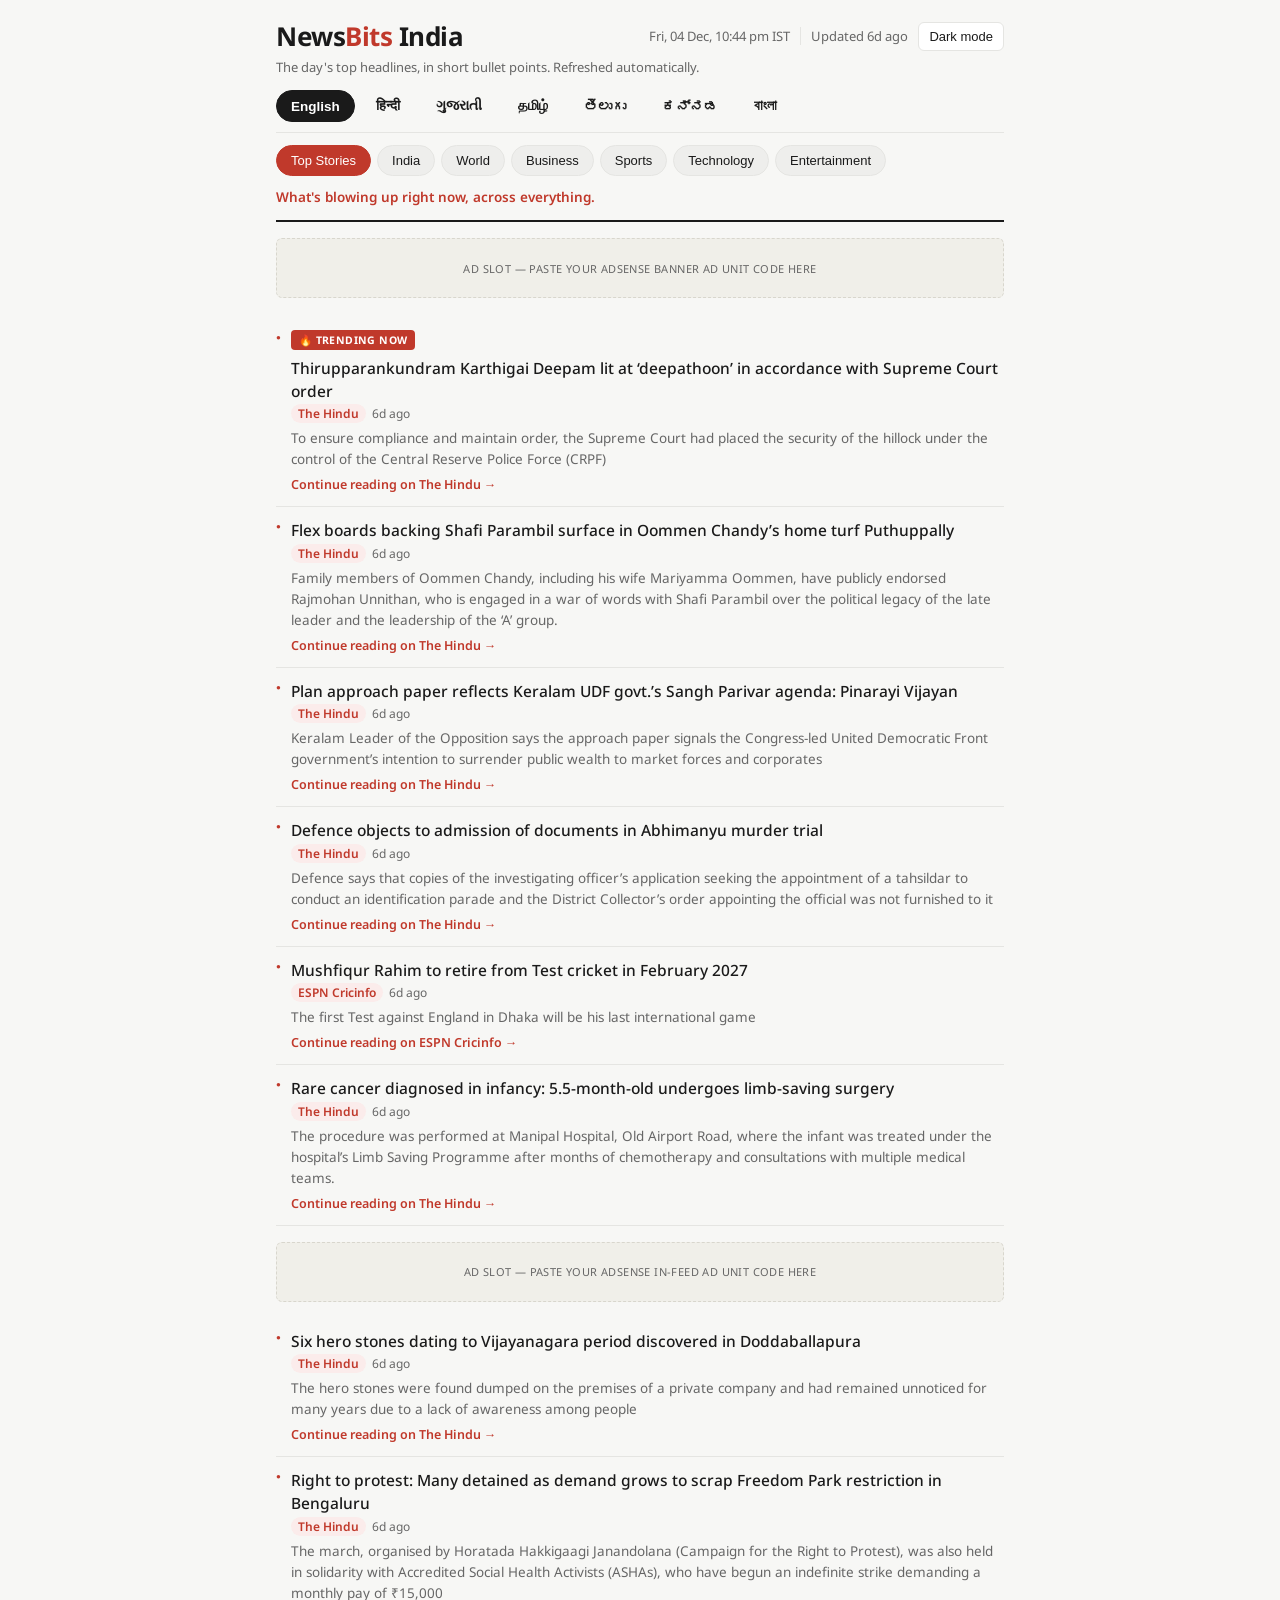
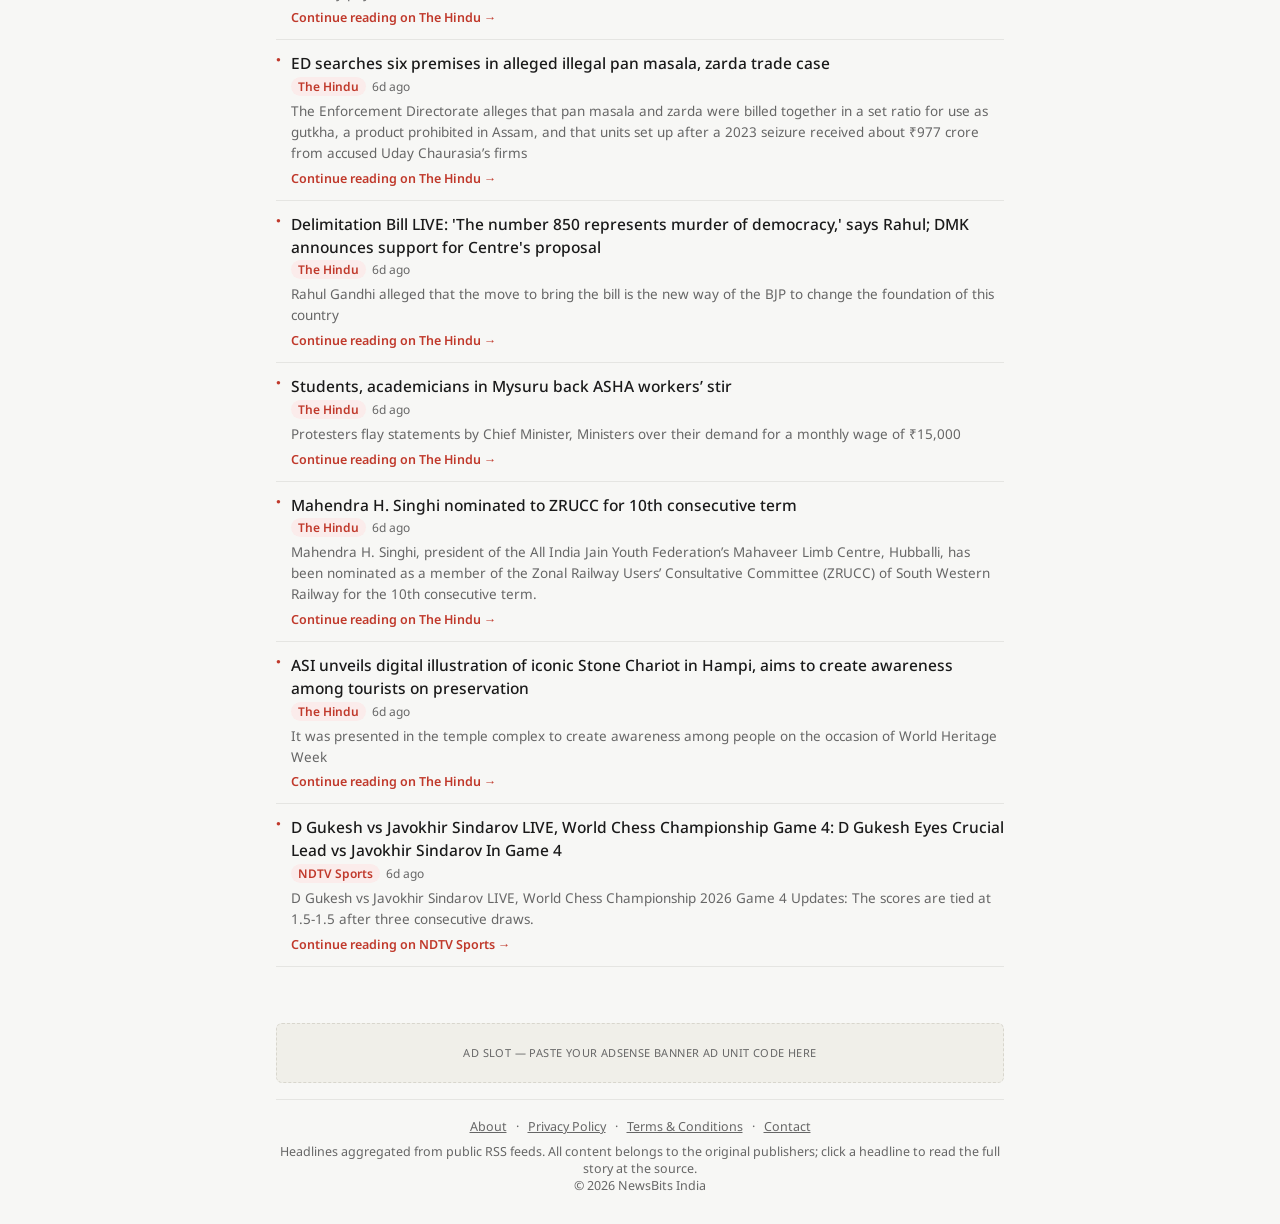
<file: index.html>
<!DOCTYPE html>
<html lang="en">
<head>
<meta charset="UTF-8" />
<meta name="viewport" content="width=device-width, initial-scale=1.0" />
<title>NewsBits India — Latest India & World News in Bullet Points</title>
<meta name="description" content="The latest India and world news in short, scannable bullet points. Top stories, business, sports, technology and entertainment headlines, updated automatically throughout the day." />
<link rel="canonical" href="https://1998kirankumar-hub.github.io/newsbits-india/" />

<!-- Open Graph / social preview tags -->
<meta property="og:type" content="website" />
<meta property="og:site_name" content="NewsBits India" />
<meta property="og:title" content="NewsBits India — Latest India & World News in Bullet Points" />
<meta property="og:description" content="The latest India and world news in short, scannable bullet points, updated automatically throughout the day." />
<meta property="og:url" content="https://1998kirankumar-hub.github.io/newsbits-india/" />
<meta name="twitter:card" content="summary" />
<meta name="twitter:title" content="NewsBits India — Latest India & World News in Bullet Points" />
<meta name="twitter:description" content="The latest India and world news in short, scannable bullet points, updated automatically throughout the day." />

<!-- Structured data so search engines understand this is a news site -->
<script type="application/ld+json">
{
  "@context": "https://schema.org",
  "@type": "WebSite",
  "name": "NewsBits India",
  "url": "https://1998kirankumar-hub.github.io/newsbits-india/",
  "description": "The latest India and world news in short, scannable bullet points, updated automatically throughout the day."
}
</script>

<!--
  GOOGLE ADSENSE: once your AdSense account is approved, paste your
  auto ads script tag here, right before </head>. Example:
  <script async src="https://pagead2.googlesyndication.com/pagead/js/adsbygoogle.js?client=ca-pub-XXXXXXXXXXXXXXXX" crossorigin="anonymous"></script>
-->

<!--
  GOOGLE SEARCH CONSOLE: once you sign up at search.google.com/search-console
  and choose the "HTML tag" verification method, paste the meta tag it gives
  you here, right before </head>. Example:
  <meta name="google-site-verification" content="PASTE_YOUR_CODE_HERE" />
-->

<link rel="preconnect" href="https://fonts.googleapis.com" />
<link rel="preconnect" href="https://fonts.gstatic.com" crossorigin />
<link href="https://fonts.googleapis.com/css2?family=Noto+Sans:wght@400;600;700&family=Noto+Sans+Devanagari:wght@400;600;700&family=Noto+Sans+Gujarati:wght@400;600;700&family=Noto+Sans+Tamil:wght@400;600;700&family=Noto+Sans+Telugu:wght@400;600;700&family=Noto+Sans+Kannada:wght@400;600;700&family=Noto+Sans+Bengali:wght@400;600;700&display=swap" rel="stylesheet" />
<link rel="stylesheet" href="style.css" />
</head>
<body>
<div class="wrap">

  <header class="site-header">
    <div class="header-top">
      <div class="brand">
        <h1>News<span>Bits</span> India</h1>
      </div>
      <div class="header-controls">
        <span id="ist-clock"></span>
        <span id="last-updated">Updated —</span>
        <button id="theme-toggle">Dark mode</button>
      </div>
    </div>
    <p class="tagline">The day's top headlines, in short bullet points. Refreshed automatically.</p>
    <nav class="tabs lang-tabs" id="lang-tabs"></nav>
    <nav class="tabs" id="tabs"></nav>
    <p class="category-tagline" id="category-tagline"></p>
  </header>

  <!-- AD SLOT: top banner. Paste your AdSense display ad unit code inside this div. -->
  <div class="ad-slot" id="ad-top">Ad slot &mdash; paste your AdSense banner ad unit code here</div>

  <main>
    <p id="status-msg" style="display:none;">Loading latest headlines…</p>
    <ul class="news-list" id="news-list"></ul>
  </main>

  <!-- AD SLOT: footer banner. Paste your AdSense display ad unit code inside this div. -->
  <div class="ad-slot" id="ad-footer">Ad slot &mdash; paste your AdSense banner ad unit code here</div>

  <footer class="site-footer">
    <div class="footer-links">
      <a href="about.html">About</a> ·
      <a href="privacy.html">Privacy Policy</a> ·
      <a href="terms.html">Terms &amp; Conditions</a> ·
      <a href="mailto:1998kirankumar@gmail.com">Contact</a>
    </div>
    <div>Headlines aggregated from public RSS feeds. All content belongs to the original publishers; click a headline to read the full story at the source.</div>
    <div>&copy; <span id="year"></span> NewsBits India</div>
  </footer>

</div>

<script>document.getElementById("year").textContent = new Date().getFullYear();</script>
<script src="script.js"></script>
</body>
</html>
</file>
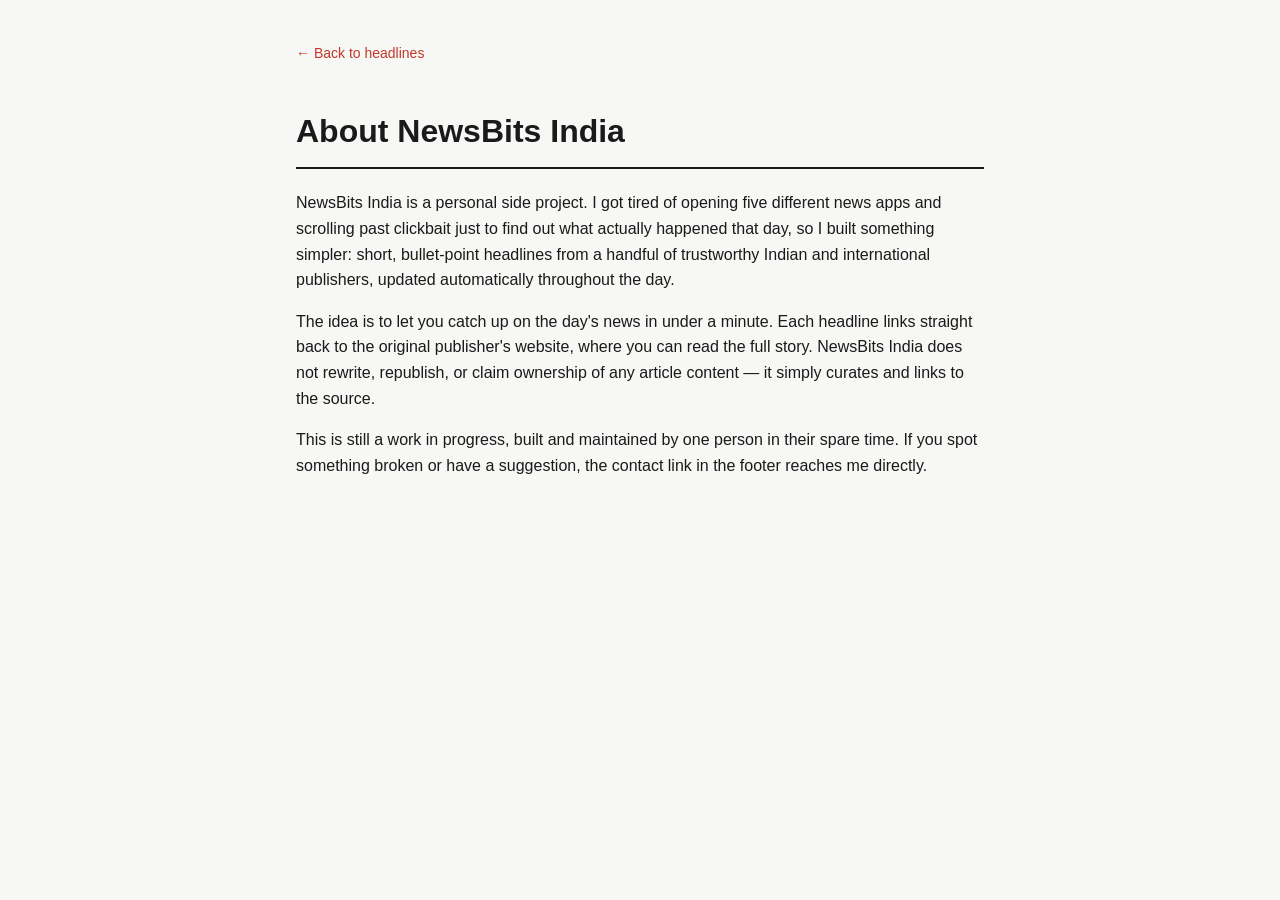
<file: about.html>
<!DOCTYPE html>
<html lang="en">
<head>
<meta charset="UTF-8" />
<meta name="viewport" content="width=device-width, initial-scale=1.0" />
<title>About — NewsBits India</title>
<link rel="stylesheet" href="style.css" />
</head>
<body>
<div class="static-page">
  <a class="back" href="index.html">&larr; Back to headlines</a>
  <h1>About NewsBits India</h1>
  <p>NewsBits India is a personal side project. I got tired of opening five
  different news apps and scrolling past clickbait just to find out what
  actually happened that day, so I built something simpler: short,
  bullet-point headlines from a handful of trustworthy Indian and
  international publishers, updated automatically throughout the day.</p>
  <p>The idea is to let you catch up on the day's news in under a minute.
  Each headline links straight back to the original publisher's website,
  where you can read the full story. NewsBits India does not rewrite,
  republish, or claim ownership of any article content — it simply curates
  and links to the source.</p>
  <p>This is still a work in progress, built and maintained by one person
  in their spare time. If you spot something broken or have a suggestion,
  the contact link in the footer reaches me directly.</p>
</div>
</body>
</html>
</file>
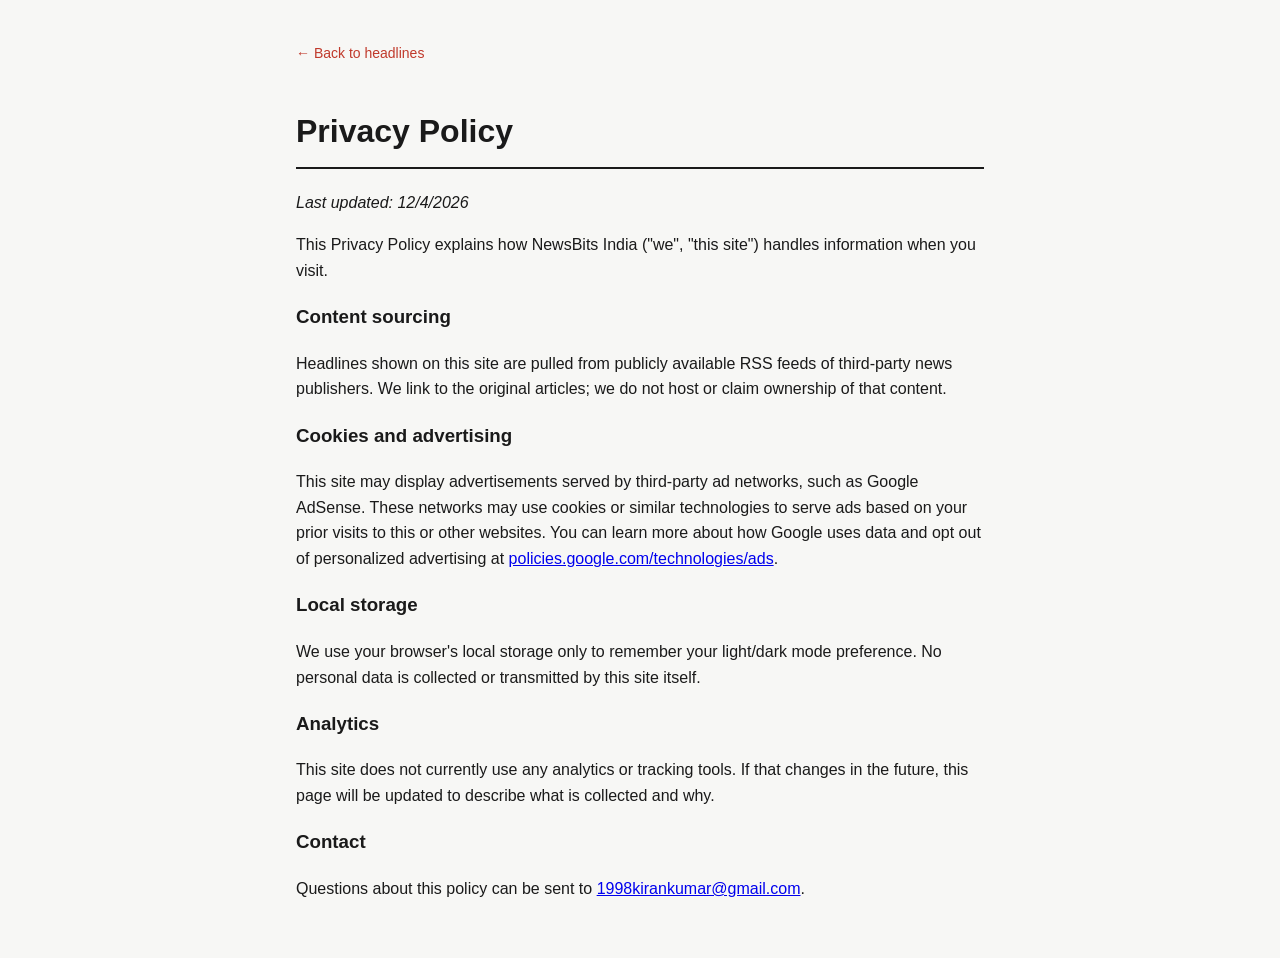
<file: privacy.html>
<!DOCTYPE html>
<html lang="en">
<head>
<meta charset="UTF-8" />
<meta name="viewport" content="width=device-width, initial-scale=1.0" />
<title>Privacy Policy — NewsBits India</title>
<link rel="stylesheet" href="style.css" />
</head>
<body>
<div class="static-page">
  <a class="back" href="index.html">&larr; Back to headlines</a>
  <h1>Privacy Policy</h1>
  <p><em>Last updated: <span id="today"></span></em></p>

  <p>This Privacy Policy explains how NewsBits India ("we", "this site")
  handles information when you visit.</p>

  <h3>Content sourcing</h3>
  <p>Headlines shown on this site are pulled from publicly available RSS
  feeds of third-party news publishers. We link to the original articles;
  we do not host or claim ownership of that content.</p>

  <h3>Cookies and advertising</h3>
  <p>This site may display advertisements served by third-party ad
  networks, such as Google AdSense. These networks may use cookies or
  similar technologies to serve ads based on your prior visits to this or
  other websites. You can learn more about how Google uses data and opt
  out of personalized advertising at
  <a href="https://policies.google.com/technologies/ads" target="_blank" rel="noopener">policies.google.com/technologies/ads</a>.</p>

  <h3>Local storage</h3>
  <p>We use your browser's local storage only to remember your light/dark
  mode preference. No personal data is collected or transmitted by this
  site itself.</p>

  <h3>Analytics</h3>
  <p>This site does not currently use any analytics or tracking tools. If
  that changes in the future, this page will be updated to describe what
  is collected and why.</p>

  <h3>Contact</h3>
  <p>Questions about this policy can be sent to
  <a href="mailto:1998kirankumar@gmail.com">1998kirankumar@gmail.com</a>.</p>
</div>
<script>document.getElementById("today").textContent = new Date().toLocaleDateString();</script>
</body>
</html>
</file>
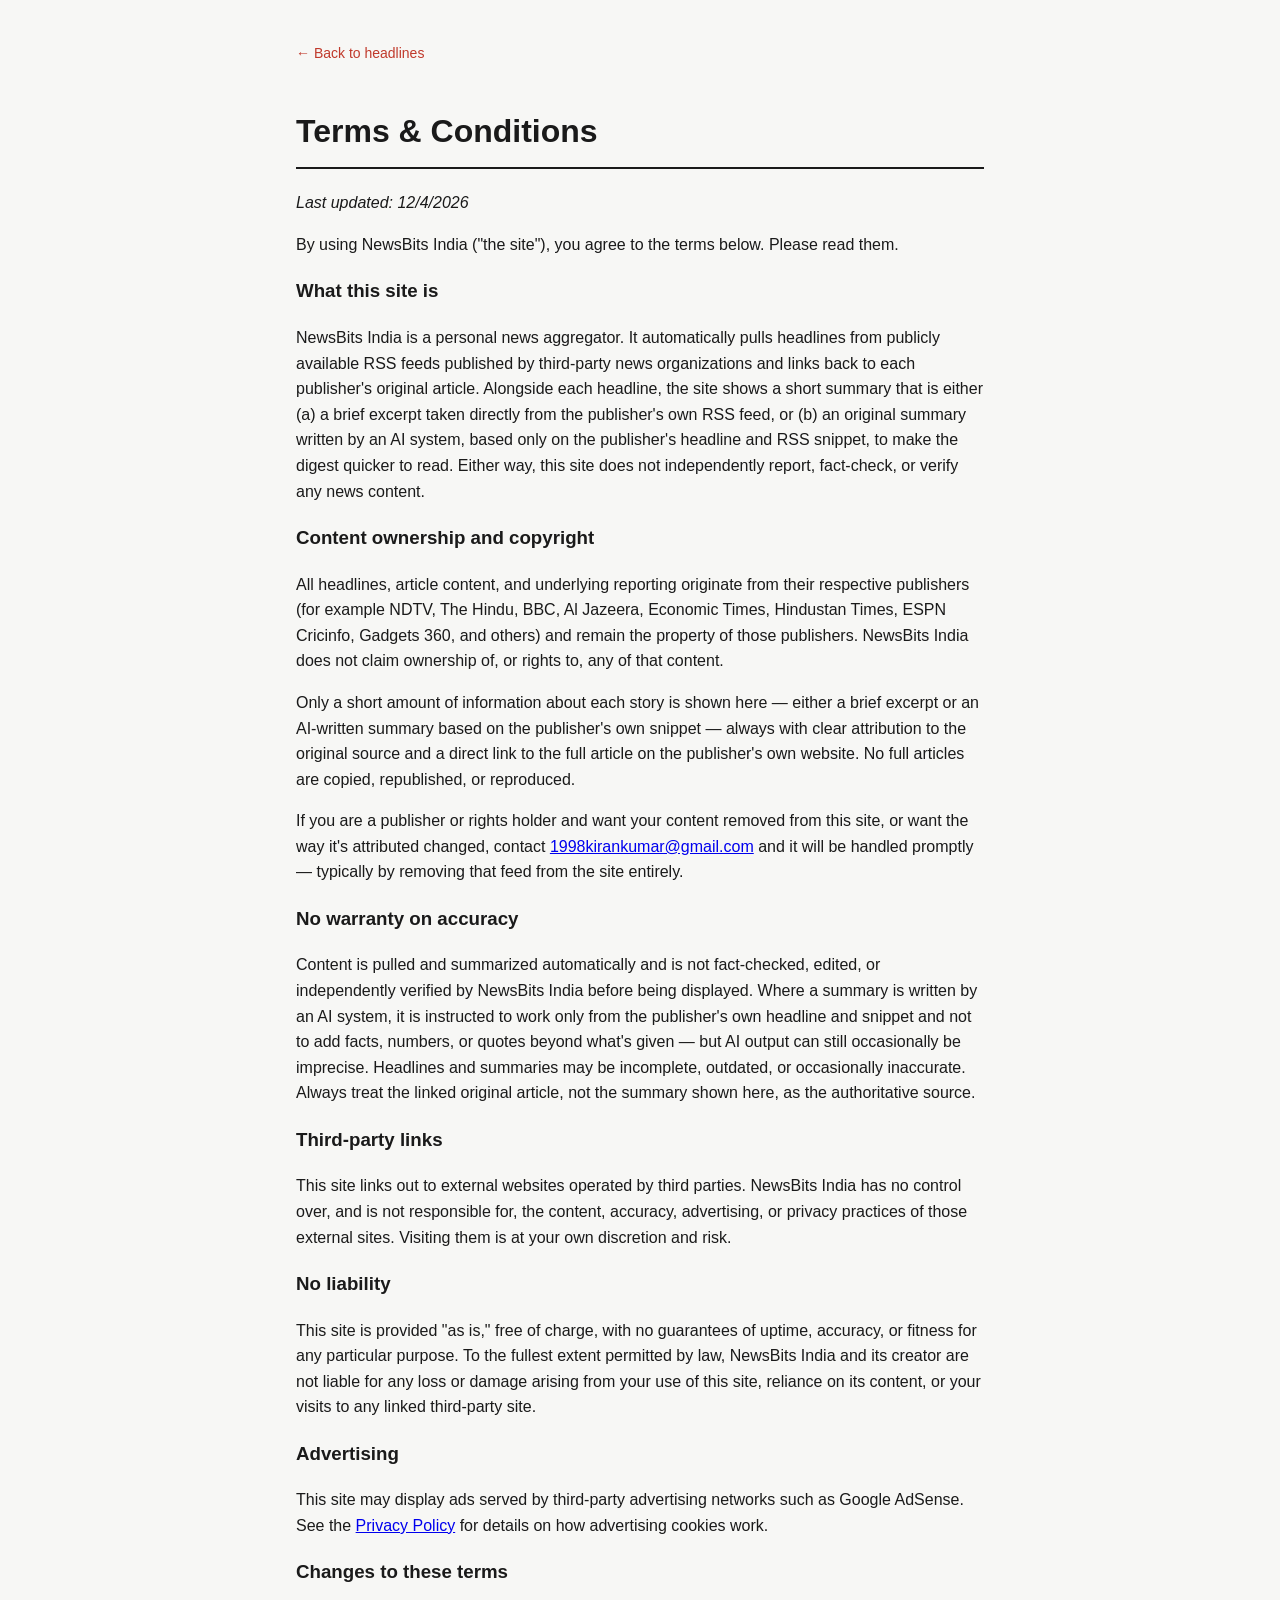
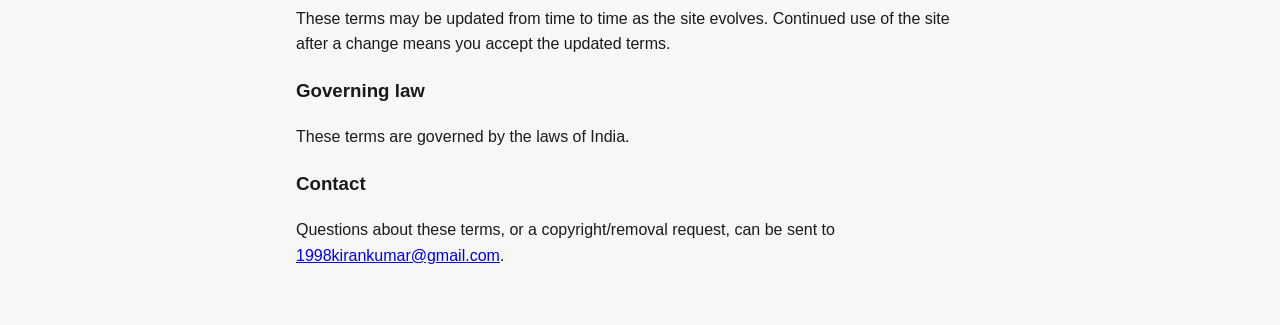
<file: terms.html>
<!DOCTYPE html>
<html lang="en">
<head>
<meta charset="UTF-8" />
<meta name="viewport" content="width=device-width, initial-scale=1.0" />
<title>Terms & Conditions — NewsBits India</title>
<link rel="stylesheet" href="style.css" />
</head>
<body>
<div class="static-page">
  <a class="back" href="index.html">&larr; Back to headlines</a>
  <h1>Terms &amp; Conditions</h1>
  <p><em>Last updated: <span id="today"></span></em></p>

  <p>By using NewsBits India ("the site"), you agree to the terms below.
  Please read them.</p>

  <h3>What this site is</h3>
  <p>NewsBits India is a personal news aggregator. It automatically pulls
  headlines from publicly available RSS feeds published by third-party
  news organizations and links back to each publisher's original article.
  Alongside each headline, the site shows a short summary that is either
  (a) a brief excerpt taken directly from the publisher's own RSS feed, or
  (b) an original summary written by an AI system, based only on the
  publisher's headline and RSS snippet, to make the digest quicker to
  read. Either way, this site does not independently report, fact-check,
  or verify any news content.</p>

  <h3>Content ownership and copyright</h3>
  <p>All headlines, article content, and underlying reporting originate
  from their respective publishers (for example NDTV, The Hindu, BBC, Al
  Jazeera, Economic Times, Hindustan Times, ESPN Cricinfo, Gadgets 360, and
  others) and remain the property of those publishers. NewsBits India does
  not claim ownership of, or rights to, any of that content.</p>
  <p>Only a short amount of information about each story is shown here —
  either a brief excerpt or an AI-written summary based on the publisher's
  own snippet — always with clear attribution to the original source and
  a direct link to the full article on the publisher's own website. No
  full articles are copied, republished, or reproduced.</p>
  <p>If you are a publisher or rights holder and want your content removed
  from this site, or want the way it's attributed changed, contact
  <a href="mailto:1998kirankumar@gmail.com">1998kirankumar@gmail.com</a>
  and it will be handled promptly — typically by removing that feed from
  the site entirely.</p>

  <h3>No warranty on accuracy</h3>
  <p>Content is pulled and summarized automatically and is not
  fact-checked, edited, or independently verified by NewsBits India before
  being displayed. Where a summary is written by an AI system, it is
  instructed to work only from the publisher's own headline and snippet
  and not to add facts, numbers, or quotes beyond what's given — but AI
  output can still occasionally be imprecise. Headlines and summaries may
  be incomplete, outdated, or occasionally inaccurate. Always treat the
  linked original article, not the summary shown here, as the
  authoritative source.</p>

  <h3>Third-party links</h3>
  <p>This site links out to external websites operated by third parties.
  NewsBits India has no control over, and is not responsible for, the
  content, accuracy, advertising, or privacy practices of those external
  sites. Visiting them is at your own discretion and risk.</p>

  <h3>No liability</h3>
  <p>This site is provided "as is," free of charge, with no guarantees of
  uptime, accuracy, or fitness for any particular purpose. To the fullest
  extent permitted by law, NewsBits India and its creator are not liable
  for any loss or damage arising from your use of this site, reliance on
  its content, or your visits to any linked third-party site.</p>

  <h3>Advertising</h3>
  <p>This site may display ads served by third-party advertising networks
  such as Google AdSense. See the <a href="privacy.html">Privacy
  Policy</a> for details on how advertising cookies work.</p>

  <h3>Changes to these terms</h3>
  <p>These terms may be updated from time to time as the site evolves.
  Continued use of the site after a change means you accept the updated
  terms.</p>

  <h3>Governing law</h3>
  <p>These terms are governed by the laws of India.</p>

  <h3>Contact</h3>
  <p>Questions about these terms, or a copyright/removal request, can be
  sent to
  <a href="mailto:1998kirankumar@gmail.com">1998kirankumar@gmail.com</a>.</p>
</div>
<script>document.getElementById("today").textContent = new Date().toLocaleDateString();</script>
</body>
</html>
</file>
<file: style.css>
:root {
  --bg: #f7f7f5;
  --card-bg: #ffffff;
  --text: #1a1a1a;
  --text-muted: #666666;
  --border: #e5e5e2;
  --accent: #c0392b;
  --accent-soft: #fbeceb;
  --tab-bg: #eeeeec;
  --ad-bg: #f0efe9;
  --ad-border: #d8d6cd;
}

[data-theme="dark"] {
  --bg: #14161a;
  --card-bg: #1c1f24;
  --text: #eaeaea;
  --text-muted: #9a9fa6;
  --border: #2b2f36;
  --accent: #e85c4a;
  --accent-soft: #2a1d1b;
  --tab-bg: #23262c;
  --ad-bg: #1c1f24;
  --ad-border: #2b2f36;
}

* {
  box-sizing: border-box;
}

body {
  margin: 0;
  font-family: "Noto Sans", -apple-system, BlinkMacSystemFont, "Segoe UI", Roboto, Helvetica, Arial,
    "Noto Sans Devanagari", "Noto Sans Gujarati", "Noto Sans Tamil", "Noto Sans Telugu", "Noto Sans Kannada",
    "Noto Sans Bengali", sans-serif;
  background: var(--bg);
  color: var(--text);
  transition: background 0.2s ease, color 0.2s ease;
}

.wrap {
  max-width: 760px;
  margin: 0 auto;
  padding: 0 16px;
}

header.site-header {
  border-bottom: 2px solid var(--text);
  padding: 18px 0 14px;
}

.header-top {
  display: flex;
  align-items: center;
  justify-content: space-between;
}

.brand {
  display: flex;
  align-items: baseline;
  gap: 8px;
}

.brand h1 {
  margin: 0;
  font-size: 26px;
  letter-spacing: -0.5px;
}

.brand h1 span {
  color: var(--accent);
}

.tagline {
  margin: 4px 0 0;
  font-size: 13px;
  color: var(--text-muted);
}

.header-controls {
  display: flex;
  align-items: center;
  gap: 10px;
  font-size: 13px;
  color: var(--text-muted);
}

#theme-toggle {
  border: 1px solid var(--border);
  background: var(--card-bg);
  color: var(--text);
  border-radius: 6px;
  padding: 6px 10px;
  cursor: pointer;
  font-size: 13px;
}

#last-updated {
  white-space: nowrap;
}

#ist-clock {
  white-space: nowrap;
  padding-right: 10px;
  border-right: 1px solid var(--border);
}

nav.tabs {
  display: flex;
  gap: 6px;
  overflow-x: auto;
  padding: 12px 0 4px;
  scrollbar-width: none;
}

nav.tabs::-webkit-scrollbar {
  display: none;
}

nav.lang-tabs {
  padding-top: 14px;
  padding-bottom: 0;
  border-bottom: 1px solid var(--border);
  padding-bottom: 10px;
}

.tab-btn {
  flex: 0 0 auto;
  border: 1px solid var(--border);
  background: var(--tab-bg);
  color: var(--text);
  padding: 7px 14px;
  border-radius: 999px;
  font-size: 13px;
  cursor: pointer;
  white-space: nowrap;
}

.tab-btn.active {
  background: var(--accent);
  border-color: var(--accent);
  color: #fff;
}

.lang-tab-btn {
  font-size: 13.5px;
  font-weight: 600;
  background: transparent;
  border-color: transparent;
}

.lang-tab-btn.active {
  background: var(--text);
  border-color: var(--text);
}

.category-tagline {
  margin: 8px 0 0;
  font-size: 13.5px;
  font-weight: 600;
  color: var(--accent);
}

.top-badge {
  display: block;
  width: fit-content;
  background: var(--accent);
  color: #fff;
  font-size: 10.5px;
  font-weight: 700;
  letter-spacing: 0.4px;
  text-transform: uppercase;
  padding: 3px 8px;
  border-radius: 4px;
  margin-bottom: 7px;
}

.ad-slot {
  background: var(--ad-bg);
  border: 1px dashed var(--ad-border);
  border-radius: 6px;
  margin: 16px 0;
  padding: 14px;
  text-align: center;
  font-size: 11px;
  letter-spacing: 0.4px;
  text-transform: uppercase;
  color: var(--text-muted);
  min-height: 60px;
  display: flex;
  align-items: center;
  justify-content: center;
}

main {
  padding: 4px 0 40px;
}

#status-msg {
  color: var(--text-muted);
  font-size: 14px;
  padding: 20px 0;
}

ul.news-list {
  list-style: none;
  margin: 0;
  padding: 0;
}

ul.news-list li {
  display: flex;
  gap: 10px;
  padding: 12px 0;
  border-bottom: 1px solid var(--border);
}

ul.news-list li:not(.ad-item)::before {
  content: "\25CF";
  color: var(--accent);
  font-size: 8px;
  line-height: 1.8;
  flex: 0 0 auto;
}

.item-body {
  flex: 1 1 auto;
}

.item-body a.headline {
  color: var(--text);
  text-decoration: none;
  font-size: 15.5px;
  line-height: 1.4;
  font-weight: 500;
}

.item-body a.headline:hover {
  color: var(--accent);
  text-decoration: underline;
}

.item-meta {
  margin-top: 3px;
  font-size: 12px;
  color: var(--text-muted);
}

.item-meta .source-tag {
  background: var(--accent-soft);
  color: var(--accent);
  padding: 1px 7px;
  border-radius: 999px;
  font-weight: 600;
  margin-right: 6px;
}

.item-summary {
  margin: 6px 0 0;
  font-size: 13.5px;
  line-height: 1.55;
  color: var(--text-muted);
}

.continue-link {
  display: inline-block;
  margin-top: 6px;
  font-size: 12.5px;
  font-weight: 600;
  color: var(--accent);
  text-decoration: none;
}

.continue-link:hover {
  text-decoration: underline;
}

footer.site-footer {
  border-top: 1px solid var(--border);
  padding: 18px 0 30px;
  font-size: 12.5px;
  color: var(--text-muted);
  text-align: center;
}

footer.site-footer a {
  color: var(--text-muted);
  margin: 0 6px;
}

footer.site-footer .footer-links {
  margin-bottom: 8px;
}

.static-page {
  max-width: 720px;
  margin: 0 auto;
  padding: 40px 16px;
  line-height: 1.6;
}

.static-page h1 {
  border-bottom: 2px solid var(--text);
  padding-bottom: 10px;
}

.static-page a.back {
  display: inline-block;
  margin-bottom: 20px;
  color: var(--accent);
  text-decoration: none;
  font-size: 14px;
}
</file>
